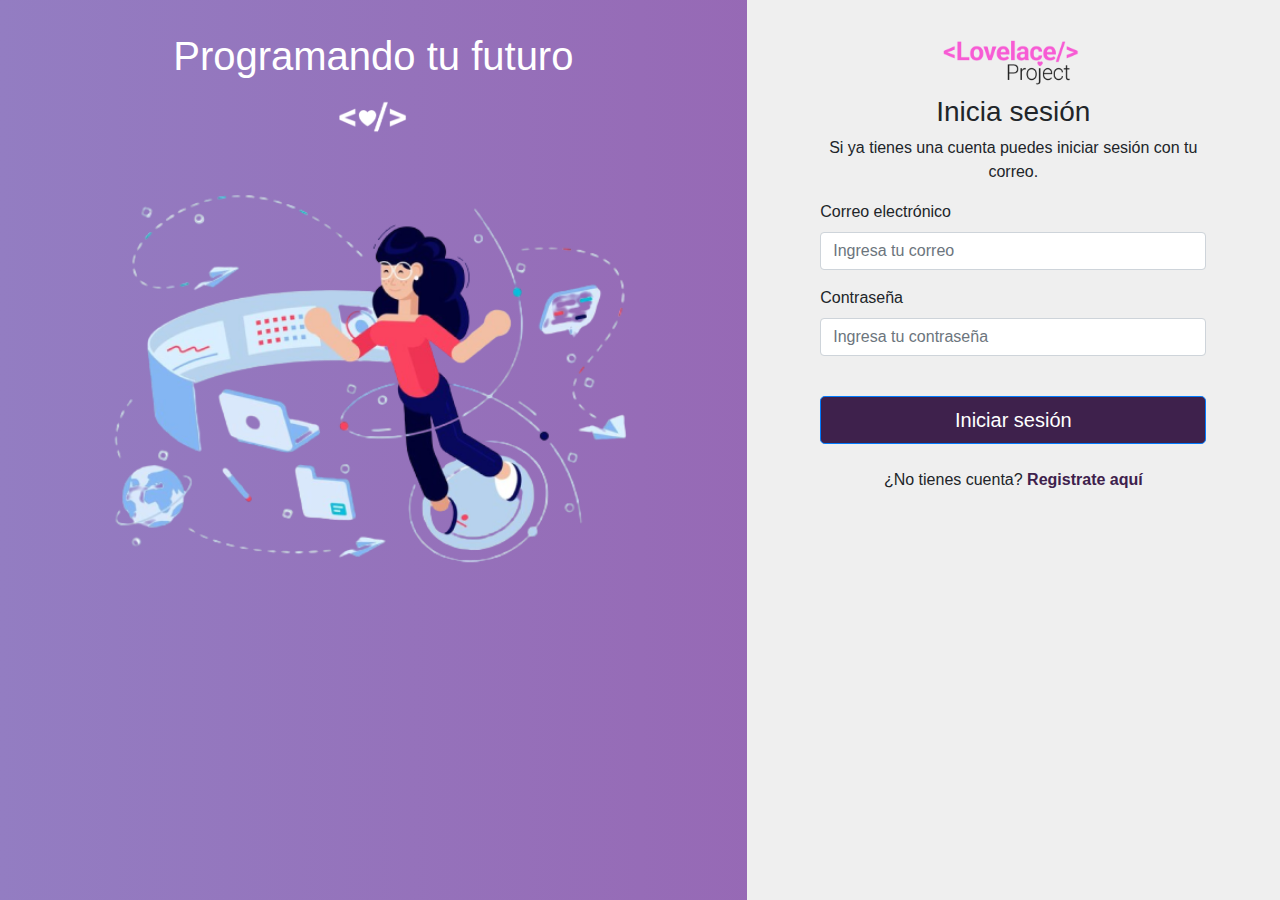
<file: index.html>
<!DOCTYPE html>
<html lang="en">
<head>
    <meta charset="UTF-8">
    <meta http-equiv="X-UA-Compatible" content="IE=edge">
    <meta name="viewport" content="width=device-width, initial-scale=1.0">
    <link rel="stylesheet" href="https://cdn.jsdelivr.net/npm/bootstrap@4.0.0/dist/css/bootstrap.min.css" integrity="sha384-Gn5384xqQ1aoWXA+058RXPxPg6fy4IWvTNh0E263XmFcJlSAwiGgFAW/dAiS6JXm" crossorigin="anonymous">
    <link rel="stylesheet" href="css/style.css">
    <title>Lovelace Project</title>
</head>
<body>
    <div class="container-fluid login">
        <div class="row">
            <div id="login-left" class="col-sm-7 col-12 text-center">
                <div>
                    <h1 class="text-white">Programando tu futuro</h1>
                    <img src="assets/images/logo-abs.png" width="10%" alt="">
                </div>
                <img src="assets/images/image-login.png" width="100%" alt="">
            </div>
            <div  id="login-right" class="col-sm-5 col-12 form-login text-center ">
                <img src="assets/images/logo.png"  width="30%" alt="">
                <div class="row">
                    <div class="col-10  mx-auto">
                        <h3>Inicia sesión</h3>
                        <p>Si  ya tienes una cuenta puedes iniciar sesión con tu correo.</p>
                        <div class="form-group">
                            <label class="text-left" for="">Correo electrónico</label><br>
                            <input class="form-control" type="text" placeholder="Ingresa tu correo">
                         </div>
                         <div class="form-group">
                             <label class="text-left" for="">Contraseña</label><br>
                             <input class="form-control" type="text" placeholder="Ingresa tu contraseña">
                        </div><br>
                        <a href="pages/dashboard.html"><button id="btn-login" type="button" class="btn btn-primary btn-lg btn-block">Iniciar sesión</button></a>
                        <div>
                            <br>
                             <span>¿No tienes cuenta? <a href="pages/register.html"> Registrate aquí</a> </span>
                         </div>
                    </div>
                </div>
        </div>
    </div>
    
</body>
</html>
</file>
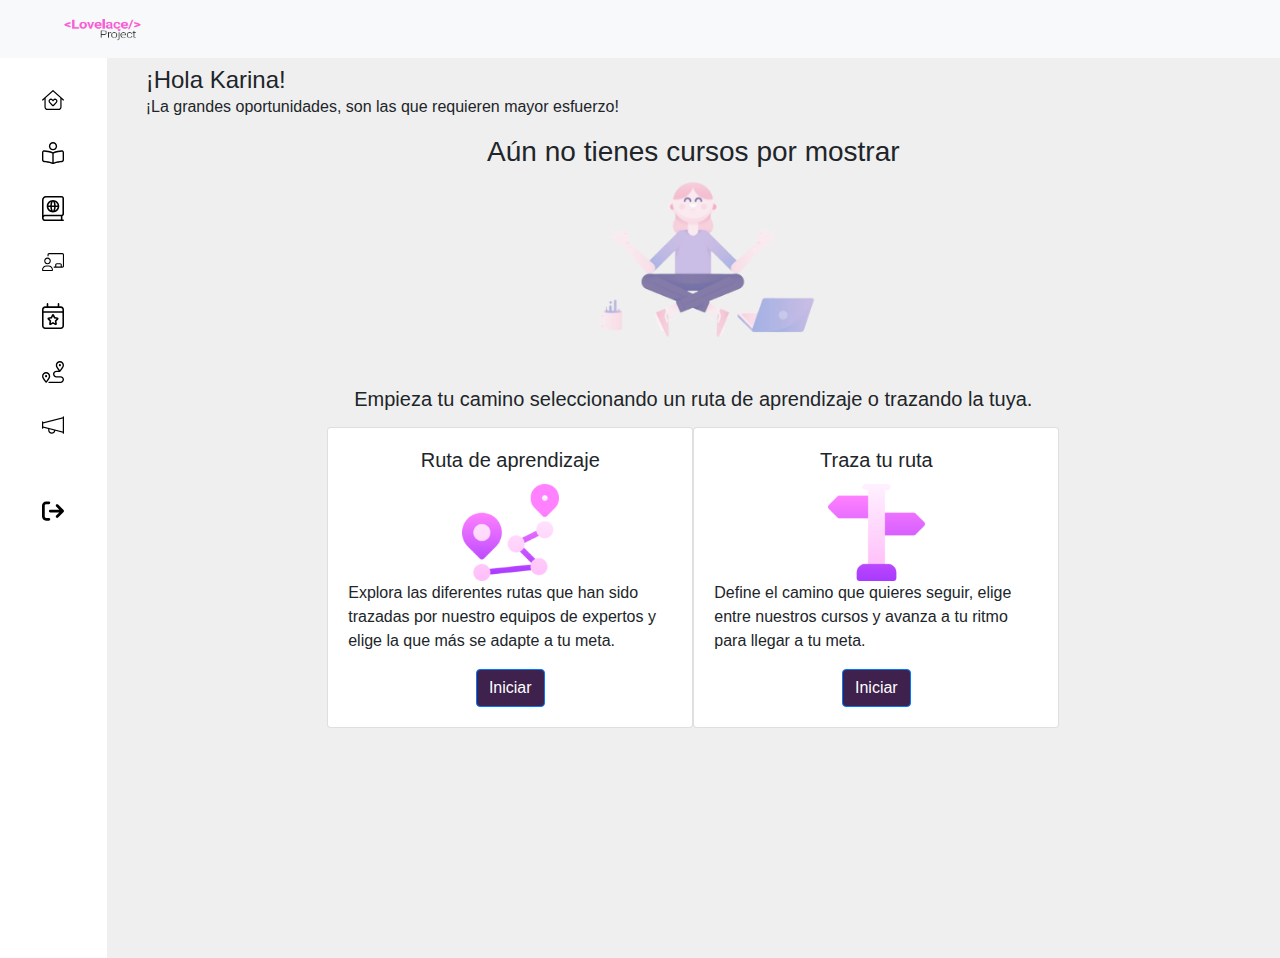
<file: pages/dashboard.html>
<!DOCTYPE html>
<html lang="en">
<head>
    <meta charset="UTF-8">
    <meta http-equiv="X-UA-Compatible" content="IE=edge">
    <meta name="viewport" content="width=device-width, initial-scale=1.0">
    <link rel="stylesheet" href="https://cdn.jsdelivr.net/npm/bootstrap@4.0.0/dist/css/bootstrap.min.css" integrity="sha384-Gn5384xqQ1aoWXA+058RXPxPg6fy4IWvTNh0E263XmFcJlSAwiGgFAW/dAiS6JXm" crossorigin="anonymous">
    <link rel="stylesheet" href="../css/style.css">
    <title>Dashboard Student</title>
</head>
<body>
    <nav class="navbar navbar-light bg-light">
        <a class="navbar-brand pl-5" href="#">
            <img src="../assets/images/logo.png" width="80" height="30" alt="">
        </a>
    </nav>
    <div class="container-fluid ">
        <div class="row">
            <div id="menu-side" class="col-sm-1 text-center">
                <div class="d-flex align-items-start flex-column " style="height: 200px;">
                    <a href=""><img class="p-2 icon mx-auto" src="../assets/icons/house-heart-light.svg" alt=""></a>
                    <a href=""><img class="p-2 icon mx-auto" src="../assets/icons/book-open-reader-light.svg" alt=""></a>
                    <a href=""><img class="p-2 icon mx-auto" src="../assets/icons/book-atlas-light.svg" alt=""></a>
                    <a href=""><img class="p-2 icon mx-auto" src="../assets/icons/chalkboard-user-light.svg" alt=""></a>
                    <a href=""><img class="p-2 icon mx-auto" src="../assets/icons/calendar-star-light.svg" alt=""></a>
                    <a href=""><img class="p-2 icon mx-auto" src="../assets/icons/route-light.svg" alt=""></a>
                    <a href=""><img class="p-2 icon mx-auto" src="../assets/icons/megaphone-light.svg" alt=""></a>
                    <hr>
                    <a href=""><img class="p-2  icon mx-auto" src="../assets/icons/close.svg" alt=""></a>
                  
                 </div>
            </div>
            <div  id="dashboard-right" class="col-sm-11 form-login text-center ">
                <div id="content">
                    <div class=" text-left pl-4 pt-2">
                        <h4 class="mb-0">¡Hola Karina!</h4>
                        <p class="mt-0">¡La grandes oportunidades, son las que requieren mayor esfuerzo!</p>
                    </div>
                    <div>
                        <h3>Aún no tienes cursos por mostrar</h3>
                        <img src="../assets/images/image-empty-dash.png" width="25%" alt="">
                    </div>
                    <div class="mt-5">
                        <h5 class="mb-3">Empieza tu camino seleccionando un ruta de aprendizaje o trazando la tuya.</h5>
                        <div class="d-flex justify-content-between col-sm-8 mx-auto ">
                            <div class="card" style="width: 25rem;">
                                <div class="card-body">
                                  <h5 class="card-title">Ruta de aprendizaje</h5>
                                  <img class="" src="../assets/images/route.png"  width="30%" alt="Card image cap">
                                  <p class="card-text text-left">Explora las diferentes rutas que han sido trazadas por nuestro equipos de expertos y elige la que más se adapte a tu meta. </p>
                                  <a href="#" class="btn btn-primary btn-p">Iniciar</a>
                                </div>
                              </div>
                              <div class="card" style="width: 25rem;">
                                <div class="card-body">
                                  <h5 class="card-title">Traza tu ruta</h5>
                                  <img class="" src="../assets/images/signpost.png"  width="30%" alt="Card image cap">
                                  <p class="card-text text-left">Define el camino que quieres seguir, elige entre nuestros cursos y avanza a tu ritmo para llegar a tu meta.</p>
                                  <a href="#" class="btn btn-primary  btn-p">Iniciar</a>
                                </div>
                              </div>
                        </div>
                    </div>
                </div>
            </div>
        </div>
    </div>
    
</body>
</html>
</file>
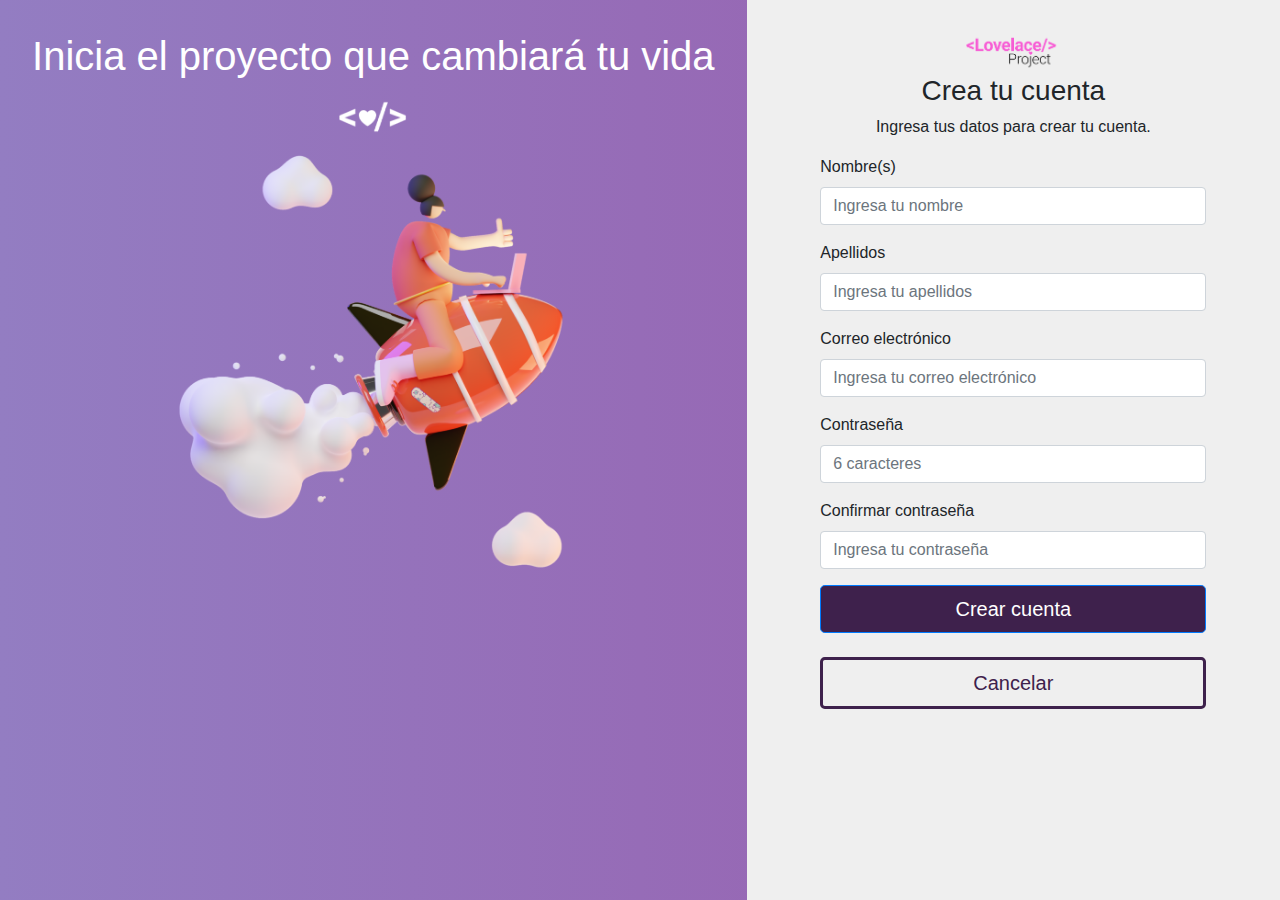
<file: pages/register.html>
<!DOCTYPE html>
<html lang="en">
<head>
    <meta charset="UTF-8">
    <meta http-equiv="X-UA-Compatible" content="IE=edge">
    <meta name="viewport" content="width=device-width, initial-scale=1.0">
    <link rel="stylesheet" href="https://cdn.jsdelivr.net/npm/bootstrap@4.0.0/dist/css/bootstrap.min.css" integrity="sha384-Gn5384xqQ1aoWXA+058RXPxPg6fy4IWvTNh0E263XmFcJlSAwiGgFAW/dAiS6JXm" crossorigin="anonymous">
    <link rel="stylesheet" href="../css/style.css">
    <title>Lovelace Project Register</title>
</head>
<body>
    <div class="container-fluid login">
        <div class="row">
            <div id="login-left" class="col-sm-7 col-12 text-center">
                <div>
                    <h1 class="text-white">Inicia el proyecto que cambiará tu vida</h1>
                    <img src="../assets/images/logo-abs.png" width="10%" alt="">
                </div>
                <img src="../assets/images/image-register.png" width="60%" alt="">
            </div>
            <div  id="login-right" class="col-sm-5 col-12 form-login text-center ">
                <img src="../assets/images/logo.png"  width="20%" alt="">
                <div class="row">
                    <div class="col-10  mx-auto">
                        <h3>Crea tu cuenta</h3>
                        <p>Ingresa tus datos para crear tu cuenta.</p>
                        <div class="form-group">
                            <label class="text-left" for="">Nombre(s)</label><br>
                            <input class="form-control" type="text" placeholder="Ingresa tu nombre">
                         </div>
                         <div class="form-group">
                             <label class="text-left" for="">Apellidos</label><br>
                             <input class="form-control" type="text" placeholder="Ingresa tu apellidos">
                         </div>
                         <div class="form-group">
                            <label class="text-left" for="">Correo electrónico</label><br>
                            <input class="form-control" type="text" placeholder="Ingresa tu correo electrónico">
                        </div>
                        <div class="form-group">
                            <label class="text-left" for="">Contraseña</label><br>
                            <input class="form-control" type="text" placeholder="6 caracteres">
                        </div>
                        <div class="form-group">
                            <label class="text-left" for="">Confirmar contraseña</label><br>
                            <input class="form-control" type="text" placeholder="Ingresa tu contraseña">
                        </div>

                            <button id="btn-login" type="button" class="btn btn-primary btn-lg btn-block">Crear cuenta</button><br>
                            <a href="../index.html"><button id="btn-cancell" type="button" class="btn btn-outline-secondary btn-lg btn-block">Cancelar</button></a>
                         </div>
                    </div>
                </div>
        </div>
    </div>
    
</body>
</html>
</file>
<file: css/style.css>
body{
    margin: 0;
    padding: 0;
}

a{
    text-decoration: none;
    font-weight: bold;
    color: #3E214C;
}

a:hover{
    text-decoration: none;
    font-weight: bold;
    color: #6432CE;
}


div.login{
    width:100%;
    height: 100vh;
    background: linear-gradient(90deg, #937DC2 0%, #995BAC 100%);
}

.form-login{
    background-color: #EFEFEF;
    height: 100vh;
}

#login-left, #login-right {
    padding: 2rem;
}

#login-right, #login-right label  {
    width: 100%;
}

#login-right{
   text-align: left;
}

#btn-login, .btn-p{
    background-color: #3E214C;
}

#btn-login:hover, .btn-p:hover {
    background-color: #6432CE;
}

#btn-cancell{
    border: solid #3E214C;
    color: #3E214C;
}

#btn-cancell:hover{
    border: solid #6432CE;
    color: white;
    background-color: #6432CE;
}

.icon{
 width: 50%;
 margin: .5rem;
 color: #21344c;
}

#menu-side{
    margin-top: 1rem;
}
</file>
